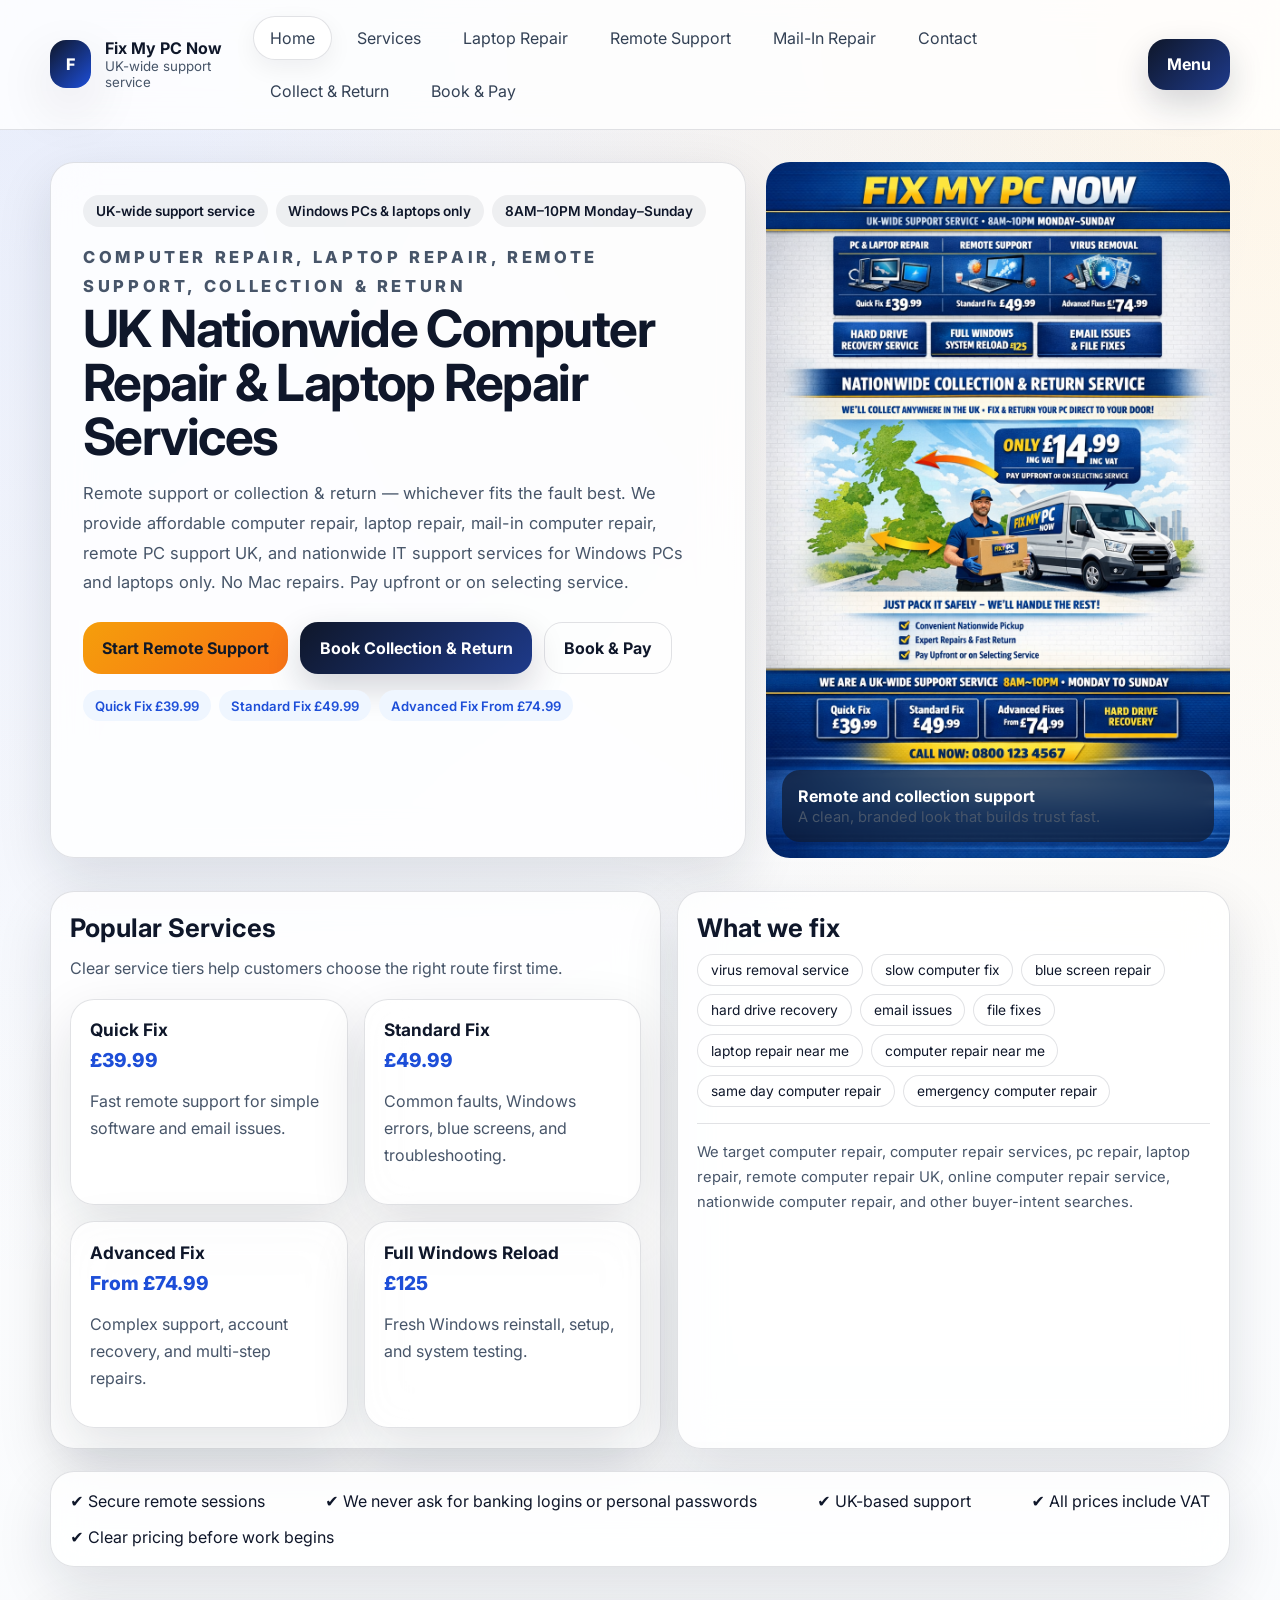
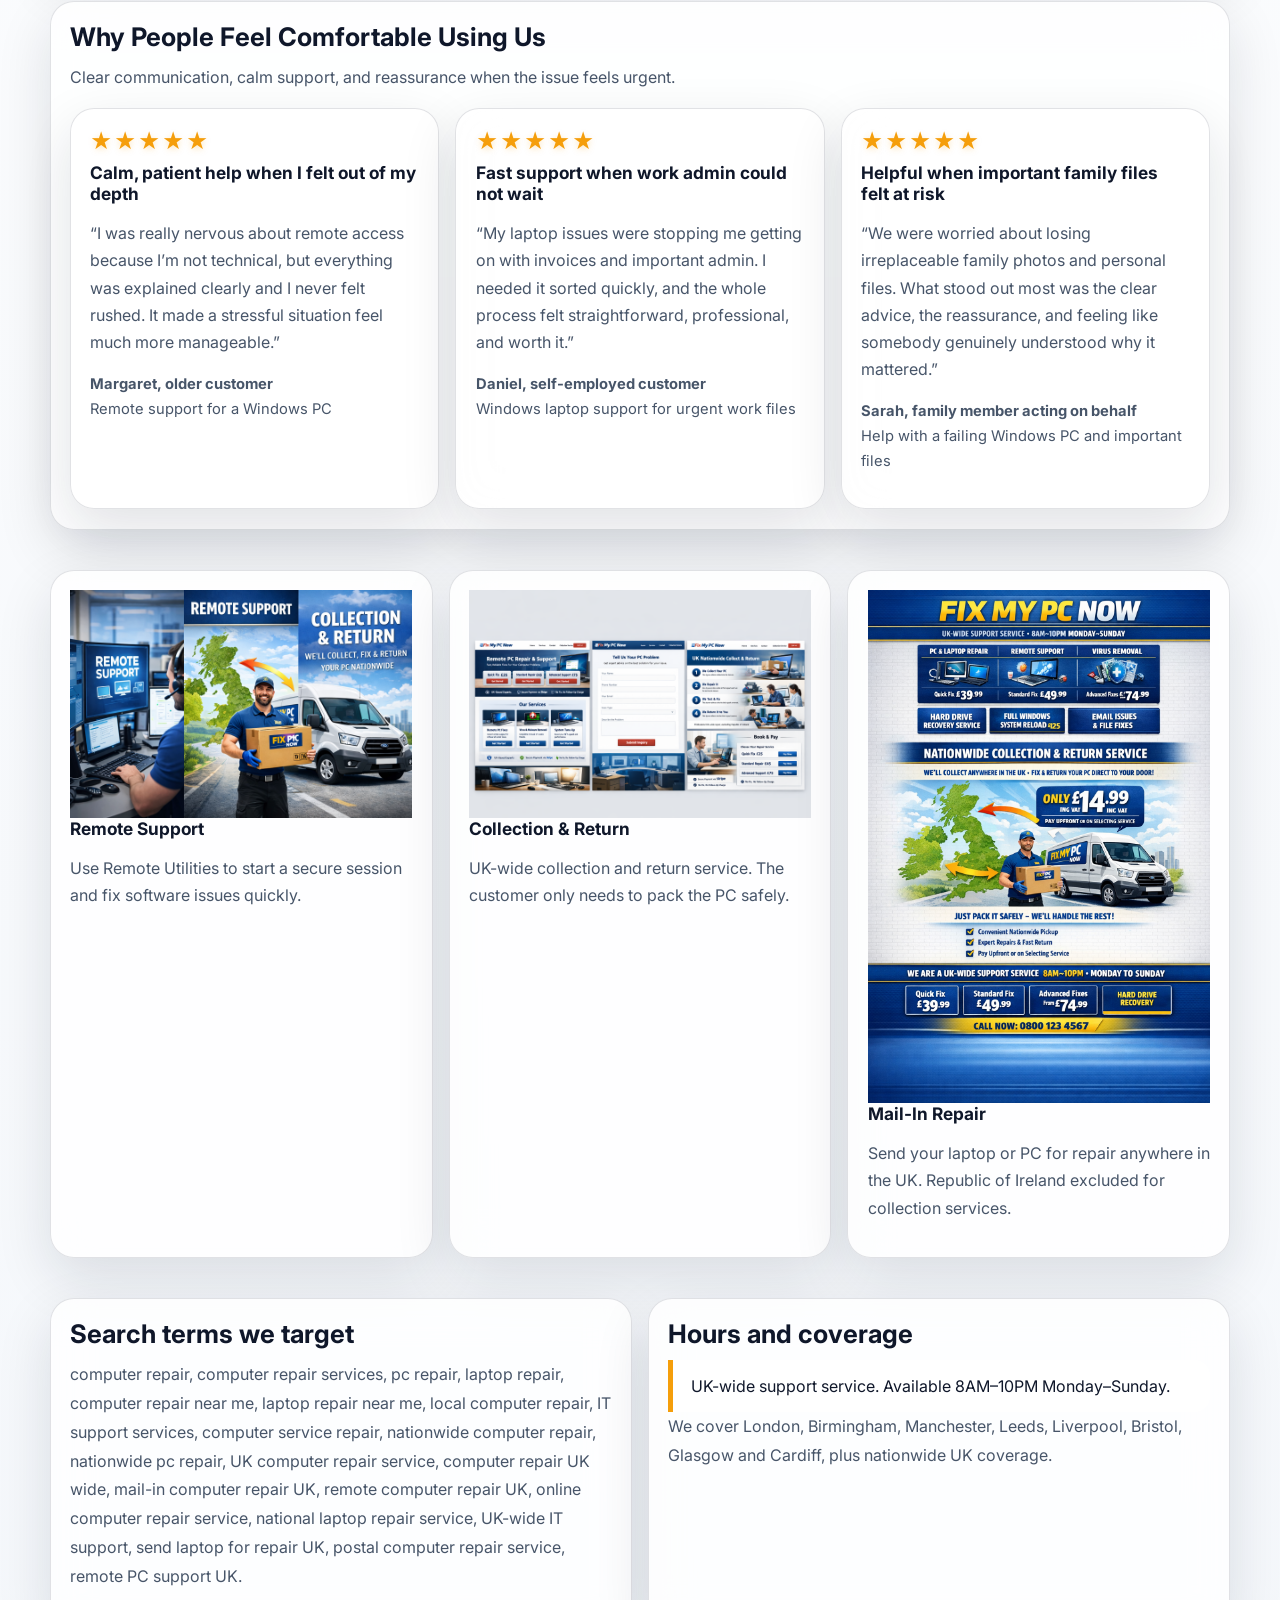
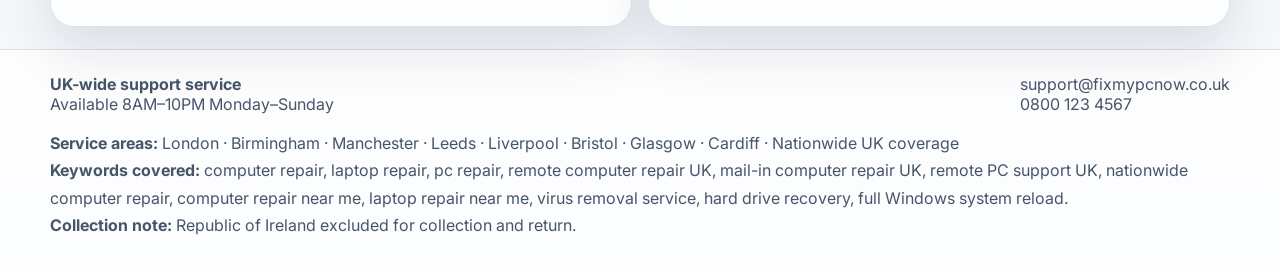
<file: index.html>
<!doctype html>
<html lang="en-GB">
<head>
  <meta charset="utf-8">
  <meta name="viewport" content="width=device-width, initial-scale=1">
  <title>UK nationwide computer repair, laptop repair, remote support, and collection & return. Windows PCs and laptops only. No Mac repairs. Available 8AM–10PM Monday–Sunday.</title>
  <meta name="description" content="UK nationwide computer repair, laptop repair, remote support, and collection & return services for Windows PCs and laptops only. No Mac repairs. Available 8AM–10PM Monday–Sunday.">
  <meta name="robots" content="index,follow">
  <meta name="theme-color" content="#0f172a">
  <link rel="canonical" href="https://fixmypcnow.co.uk/">
  <meta property="og:type" content="website">
  <meta property="og:title" content="UK nationwide computer repair, laptop repair, remote support, and collection & return. Windows PCs and laptops only. No Mac repairs. Available 8AM–10PM Monday–Sunday.">
  <meta property="og:description" content="UK nationwide computer repair, laptop repair, remote support, and collection & return services for Windows PCs and laptops only. No Mac repairs. Available 8AM–10PM Monday–Sunday.">
  <meta property="og:image" content="assets/hero.jpg">
  <link rel="preconnect" href="https://fonts.googleapis.com">
  <link rel="preconnect" href="https://fonts.gstatic.com" crossorigin>
  <link href="https://fonts.googleapis.com/css2?family=Inter:wght@400;500;600;700;800;900&display=swap" rel="stylesheet">
  <link rel="stylesheet" href="styles.css">

  <style>
    .stars {
      color: #f59e0b;
      font-size: 1.35rem;
      letter-spacing: 2px;
      margin-bottom: 0.5rem;
      display: inline-block;
      text-shadow: 0 2px 6px rgba(245, 158, 11, 0.25);
    }
  </style>
</head>

<body data-page="home">
  <div class="site-shell">
    <header id="site-header" class="site-header"></header>

    <main class="container">
      <section class="hero">
        <div class="hero-grid">
          <div class="hero-card">
            <div class="pill-row">
              <span class="pill">UK-wide support service</span>
              <span class="pill">Windows PCs & laptops only</span>
              <span class="pill">8AM–10PM Monday–Sunday</span>
            </div>

            <p class="kicker">Computer repair, laptop repair, remote support, collection & return</p>
            <h1>UK Nationwide Computer Repair & Laptop Repair Services</h1>
            <p>
              Remote support or collection & return — whichever fits the fault best.
              We provide affordable computer repair, laptop repair, mail-in computer repair,
              remote PC support UK, and nationwide IT support services for Windows PCs and
              laptops only. No Mac repairs. Pay upfront or on selecting service.
            </p>

            <div class="hero-actions">
              <a class="btn btn-accent" href="remote-support.html#start">Start Remote Support</a>
              <a class="btn btn-primary" href="collection.html#collection">Book Collection & Return</a>
              <a class="btn btn-outline" href="book.html">Book & Pay</a>
            </div>

            <div class="tag-list" style="margin-top:1rem;">
              <span class="tag">Quick Fix £39.99</span>
              <span class="tag">Standard Fix £49.99</span>
              <span class="tag">Advanced Fix From £74.99</span>
            </div>
          </div>

          <div class="hero-aside">
            <div class="image-panel">
              <img src="assets/hero.jpg" alt="Technician repairing laptop in a professional workshop">
              <div class="image-caption">
                <strong>Remote and collection support</strong><br>
                <span class="small">A clean, branded look that builds trust fast.</span>
              </div>
            </div>
          </div>
        </div>
      </section>

      <section class="section split" id="services">
        <div class="card">
          <h2>Popular Services</h2>
          <p class="lead">Clear service tiers help customers choose the right route first time.</p>

          <div class="grid-2">
            <div class="card">
              <h3>Quick Fix</h3>
              <div class="service-price">£39.99</div>
              <p>Fast remote support for simple software and email issues.</p>
            </div>

            <div class="card">
              <h3>Standard Fix</h3>
              <div class="service-price">£49.99</div>
              <p>Common faults, Windows errors, blue screens, and troubleshooting.</p>
            </div>

            <div class="card">
              <h3>Advanced Fix</h3>
              <div class="service-price">From £74.99</div>
              <p>Complex support, account recovery, and multi-step repairs.</p>
            </div>

            <div class="card">
              <h3>Full Windows Reload</h3>
              <div class="service-price">£125</div>
              <p>Fresh Windows reinstall, setup, and system testing.</p>
            </div>
          </div>
        </div>

        <div class="card">
          <h2>What we fix</h2>
          <div class="keyword-cloud">
            <span>virus removal service</span>
            <span>slow computer fix</span>
            <span>blue screen repair</span>
            <span>hard drive recovery</span>
            <span>email issues</span>
            <span>file fixes</span>
            <span>laptop repair near me</span>
            <span>computer repair near me</span>
            <span>same day computer repair</span>
            <span>emergency computer repair</span>
          </div>

          <hr class="soft">

          <p class="small">
            We target computer repair, computer repair services, pc repair, laptop repair,
            remote computer repair UK, online computer repair service, nationwide computer repair,
            and other buyer-intent searches.
          </p>
        </div>
      </section>
<div class="card" style="margin-bottom:1rem;">
  <div style="display:flex; flex-wrap:wrap; gap:1rem; justify-content:space-between; align-items:center; text-align:center;">
    <div>✔ Secure remote sessions</div>
    <div>✔ We never ask for banking logins or personal passwords</div>
    <div>✔ UK-based support</div>
    <div>✔ All prices include VAT</div>
    <div>✔ Clear pricing before work begins</div>
  </div>
</div>

      <section class="section">
        <div class="card">
          <h2>Why People Feel Comfortable Using Us</h2>
          <p class="lead">Clear communication, calm support, and reassurance when the issue feels urgent.</p>

          <div class="grid-3">
            <div class="card">
              <div class="stars">★★★★★</div>
              <h3>Calm, patient help when I felt out of my depth</h3>
              <p>
                “I was really nervous about remote access because I’m not technical, but everything was explained clearly and I never felt rushed. It made a stressful situation feel much more manageable.”
              </p>
              <p class="small"><strong>Margaret, older customer</strong><br>Remote support for a Windows PC</p>
            </div>

            <div class="card">
              <div class="stars">★★★★★</div>
              <h3>Fast support when work admin could not wait</h3>
              <p>
                “My laptop issues were stopping me getting on with invoices and important admin. I needed it sorted quickly, and the whole process felt straightforward, professional, and worth it.”
              </p>
              <p class="small"><strong>Daniel, self-employed customer</strong><br>Windows laptop support for urgent work files</p>
            </div>

            <div class="card">
              <div class="stars">★★★★★</div>
              <h3>Helpful when important family files felt at risk</h3>
              <p>
                “We were worried about losing irreplaceable family photos and personal files. What stood out most was the clear advice, the reassurance, and feeling like somebody genuinely understood why it mattered.”
              </p>
              <p class="small"><strong>Sarah, family member acting on behalf</strong><br>Help with a failing Windows PC and important files</p>
            </div>
          </div>
        </div>
      </section>

      <section class="section grid-3">
        <a class="card" href="remote-support.html">
          <img src="assets/remote-support.jpg" alt="Remote support agent helping a customer">
          <h3>Remote Support</h3>
          <p>Use Remote Utilities to start a secure session and fix software issues quickly.</p>
        </a>

        <a class="card" href="collection.html">
          <img src="assets/collection.jpg" alt="Technician holding a Fix My PC Now box for collection service">
          <h3>Collection & Return</h3>
          <p>UK-wide collection and return service. The customer only needs to pack the PC safely.</p>
        </a>

        <a class="card" href="mail-in-repair.html">
          <img src="assets/hero.jpg" alt="Laptop repair service inside workshop">
          <h3>Mail-In Repair</h3>
          <p>Send your laptop or PC for repair anywhere in the UK. Republic of Ireland excluded for collection services.</p>
        </a>
      </section>

      <section class="section grid-2">
        <div class="card">
          <h2>Search terms we target</h2>
          <p class="lead">
            computer repair, computer repair services, pc repair, laptop repair,
            computer repair near me, laptop repair near me, local computer repair,
            IT support services, computer service repair, nationwide computer repair,
            nationwide pc repair, UK computer repair service, computer repair UK wide,
            mail-in computer repair UK, remote computer repair UK, online computer repair service,
            national laptop repair service, UK-wide IT support, send laptop for repair UK,
            postal computer repair service, remote PC support UK.
          </p>
        </div>

        <div class="card">
          <h2>Hours and coverage</h2>
          <div class="notice">UK-wide support service. Available 8AM–10PM Monday–Sunday.</div>
          <p class="lead">
            We cover London, Birmingham, Manchester, Leeds, Liverpool, Bristol, Glasgow and Cardiff,
            plus nationwide UK coverage.
          </p>
        </div>
      </section>
    </main>

    <footer id="site-footer" class="footer"></footer>
  </div>

  <script src="script.js" defer></script>
</body>
</html>
</file>
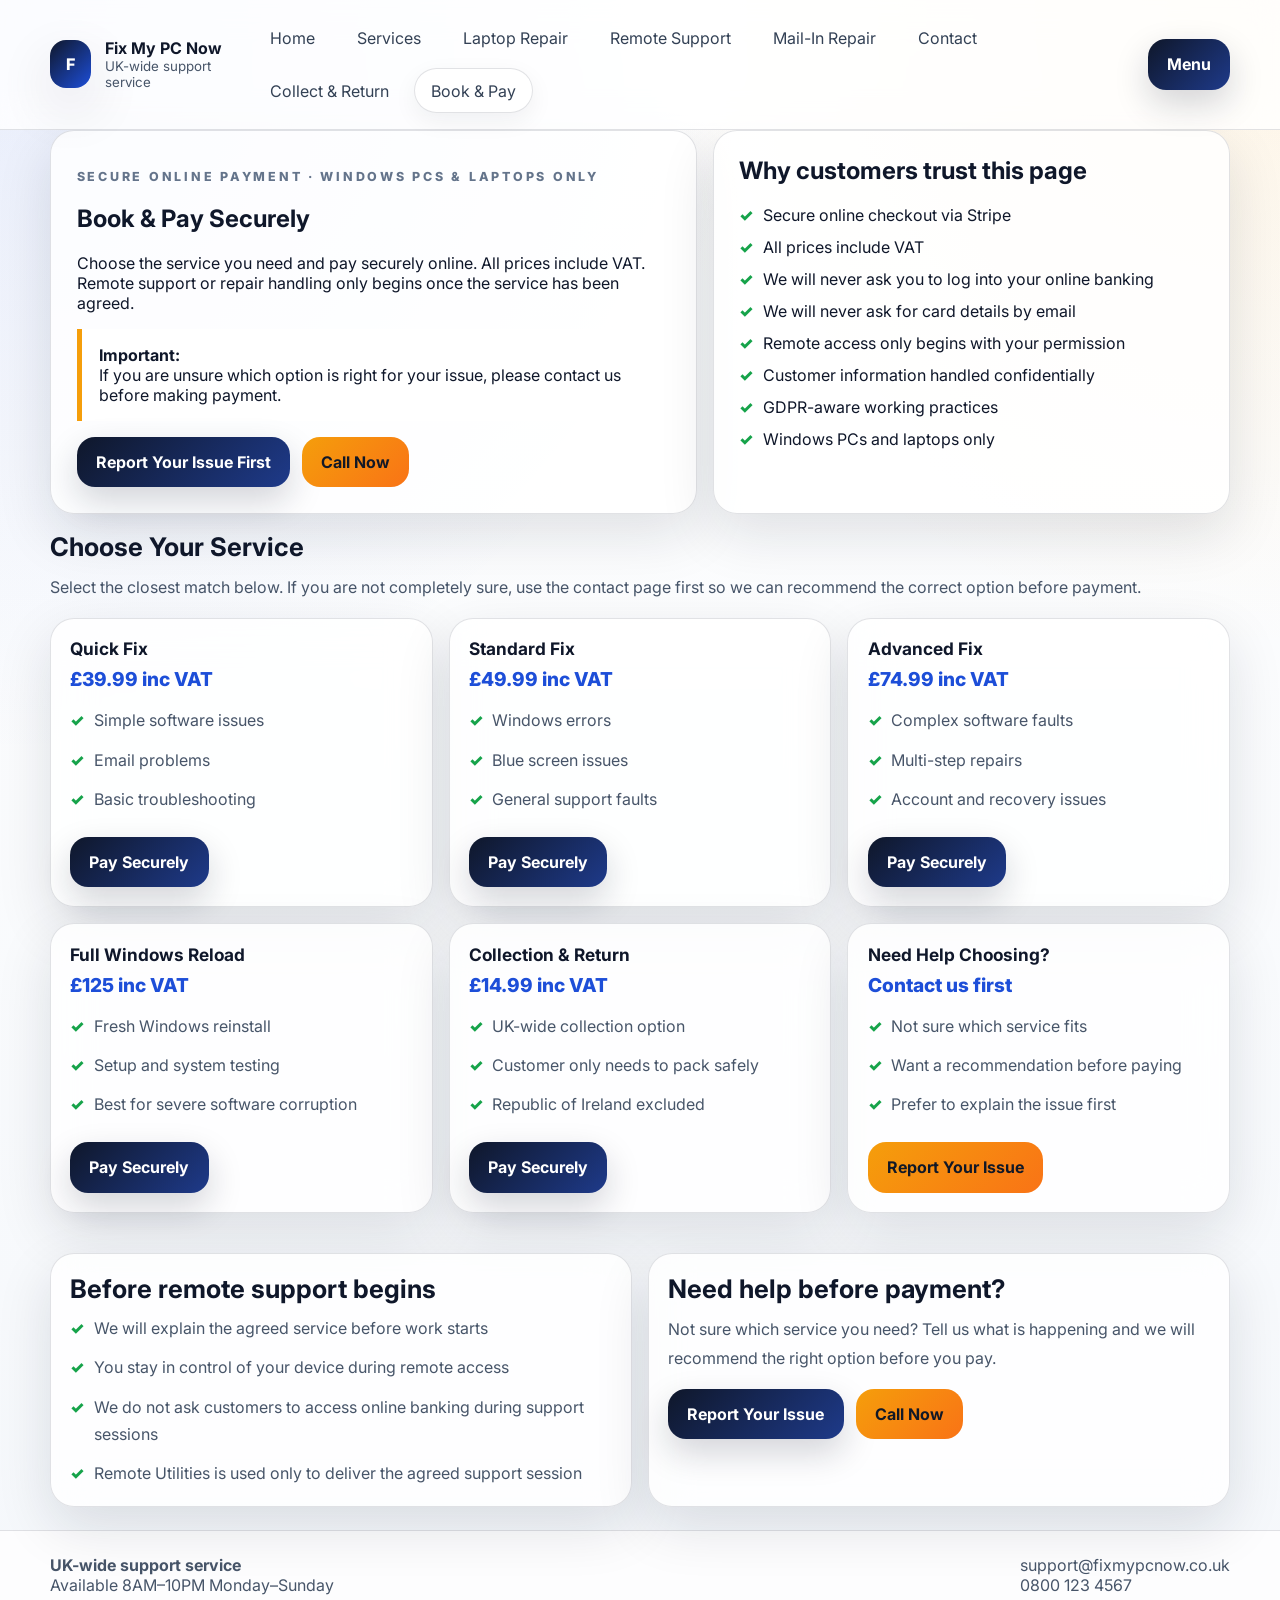
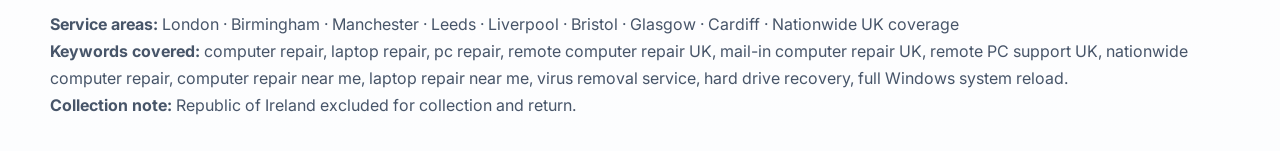
<file: book.html>
<!doctype html>
<html lang="en-GB">
<head>
  <meta charset="utf-8">
  <meta name="viewport" content="width=device-width, initial-scale=1">
  <title>Book & Pay Securely | Fix My PC Now</title>
  <meta name="description" content="Secure online payment for remote support, laptop repair, Windows reloads, and collection & return services for Windows PCs and laptops. All prices include VAT.">
  <meta name="robots" content="index,follow">
  <meta name="theme-color" content="#0f172a">
  <link rel="canonical" href="https://fixmypcnow.co.uk/book.html">
  <meta property="og:type" content="website">
  <meta property="og:title" content="Book & Pay Securely | Fix My PC Now">
  <meta property="og:description" content="Secure online payment for remote support and repair services. All prices include VAT.">
  <meta property="og:image" content="assets/hero.jpg">
  <link rel="preconnect" href="https://fonts.googleapis.com">
  <link rel="preconnect" href="https://fonts.gstatic.com" crossorigin>
  <link href="https://fonts.googleapis.com/css2?family=Inter:wght@400;500;600;700;800;900&display=swap" rel="stylesheet">
  <link rel="stylesheet" href="styles.css">
</head>

<body data-page="book">
  <div class="site-shell">
    <header id="site-header" class="site-header"></header>

    <main class="container">
      <section class="page-hero">
        <div class="hero-copy">
          <p class="kicker">secure online payment · windows pcs & laptops only</p>
          <h1>Book & Pay Securely</h1>
          <p class="lead">
            Choose the service you need and pay securely online. All prices include VAT.
            Remote support or repair handling only begins once the service has been agreed.
          </p>

          <div class="notice" style="margin-top:1rem;">
            <strong>Important:</strong><br>
            If you are unsure which option is right for your issue, please contact us before making payment.
          </div>

          <div class="inline-actions" style="margin-top:1rem;">
            <a class="btn btn-primary" href="contact.html">Report Your Issue First</a>
            <a class="btn btn-accent" href="tel:08001234567">Call Now</a>
          </div>
        </div>

        <div class="hero-copy">
          <h2 style="margin-top:0;">Why customers trust this page</h2>
          <ul class="feature-list">
            <li><span class="tick">✓</span><span>Secure online checkout via Stripe</span></li>
            <li><span class="tick">✓</span><span>All prices include VAT</span></li>
            <li><span class="tick">✓</span><span>We will never ask you to log into your online banking</span></li>
            <li><span class="tick">✓</span><span>We will never ask for card details by email</span></li>
            <li><span class="tick">✓</span><span>Remote access only begins with your permission</span></li>
            <li><span class="tick">✓</span><span>Customer information handled confidentially</span></li>
            <li><span class="tick">✓</span><span>GDPR-aware working practices</span></li>
            <li><span class="tick">✓</span><span>Windows PCs and laptops only</span></li>
          </ul>
        </div>
      </section>

      <section class="section">
        <h2>Choose Your Service</h2>
        <p class="lead">
          Select the closest match below. If you are not completely sure, use the contact page first so we can recommend the correct option before payment.
        </p>

        <div class="grid-3">
          <div class="card">
            <h3>Quick Fix</h3>
            <div class="service-price">£39.99 inc VAT</div>
            <ul class="feature-list" style="margin-top:1rem;">
              <li><span class="tick">✓</span><span>Simple software issues</span></li>
              <li><span class="tick">✓</span><span>Email problems</span></li>
              <li><span class="tick">✓</span><span>Basic troubleshooting</span></li>
            </ul>
            <div class="hero-actions">
              <a class="btn btn-primary" href="https://buy.stripe.com/28EfZggVKeLOcwpeYDdjO01" target="_blank" rel="noreferrer">Pay Securely</a>
            </div>
          </div>

          <div class="card">
            <h3>Standard Fix</h3>
            <div class="service-price">£49.99 inc VAT</div>
            <ul class="feature-list" style="margin-top:1rem;">
              <li><span class="tick">✓</span><span>Windows errors</span></li>
              <li><span class="tick">✓</span><span>Blue screen issues</span></li>
              <li><span class="tick">✓</span><span>General support faults</span></li>
            </ul>
            <div class="hero-actions">
              <a class="btn btn-primary" href="https://buy.stripe.com/14A9ASfRGdHK8g9aIndjO02" target="_blank" rel="noreferrer">Pay Securely</a>
            </div>
          </div>

          <div class="card">
            <h3>Advanced Fix</h3>
            <div class="service-price">£74.99 inc VAT</div>
            <ul class="feature-list" style="margin-top:1rem;">
              <li><span class="tick">✓</span><span>Complex software faults</span></li>
              <li><span class="tick">✓</span><span>Multi-step repairs</span></li>
              <li><span class="tick">✓</span><span>Account and recovery issues</span></li>
            </ul>
            <div class="hero-actions">
              <a class="btn btn-primary" href="https://buy.stripe.com/9B68wO9ti7jm1RL5o3djO03" target="_blank" rel="noreferrer">Pay Securely</a>
            </div>
          </div>

          <div class="card">
            <h3>Full Windows Reload</h3>
            <div class="service-price">£125 inc VAT</div>
            <ul class="feature-list" style="margin-top:1rem;">
              <li><span class="tick">✓</span><span>Fresh Windows reinstall</span></li>
              <li><span class="tick">✓</span><span>Setup and system testing</span></li>
              <li><span class="tick">✓</span><span>Best for severe software corruption</span></li>
            </ul>
            <div class="hero-actions">
              <a class="btn btn-primary" href="https://buy.stripe.com/28E6oGeNC9ru3ZT17NdjO04" target="_blank" rel="noreferrer">Pay Securely</a>
            </div>
          </div>

          <div class="card">
            <h3>Collection & Return</h3>
            <div class="service-price">£14.99 inc VAT</div>
            <ul class="feature-list" style="margin-top:1rem;">
              <li><span class="tick">✓</span><span>UK-wide collection option</span></li>
              <li><span class="tick">✓</span><span>Customer only needs to pack safely</span></li>
              <li><span class="tick">✓</span><span>Republic of Ireland excluded</span></li>
            </ul>
            <div class="hero-actions">
              <a class="btn btn-primary" href="https://buy.stripe.com/28EcN4cFufPS1RL2bRdjO05" target="_blank" rel="noreferrer">Pay Securely</a>
            </div>
          </div>

          <div class="card">
            <h3>Need Help Choosing?</h3>
            <div class="service-price">Contact us first</div>
            <ul class="feature-list" style="margin-top:1rem;">
              <li><span class="tick">✓</span><span>Not sure which service fits</span></li>
              <li><span class="tick">✓</span><span>Want a recommendation before paying</span></li>
              <li><span class="tick">✓</span><span>Prefer to explain the issue first</span></li>
            </ul>
            <div class="hero-actions">
              <a class="btn btn-accent" href="contact.html">Report Your Issue</a>
            </div>
          </div>
        </div>
      </section>

      <section class="section grid-2">
        <div class="card">
          <h2>Before remote support begins</h2>
          <ul class="feature-list">
            <li><span class="tick">✓</span><span>We will explain the agreed service before work starts</span></li>
            <li><span class="tick">✓</span><span>You stay in control of your device during remote access</span></li>
            <li><span class="tick">✓</span><span>We do not ask customers to access online banking during support sessions</span></li>
            <li><span class="tick">✓</span><span>Remote Utilities is used only to deliver the agreed support session</span></li>
          </ul>
        </div>

        <div class="card">
          <h2>Need help before payment?</h2>
          <p class="lead">
            Not sure which service you need? Tell us what is happening and we will recommend the right option before you pay.
          </p>
          <div class="inline-actions">
            <a class="btn btn-primary" href="contact.html">Report Your Issue</a>
            <a class="btn btn-accent" href="tel:08001234567">Call Now</a>
          </div>
        </div>
      </section>
    </main>

    <footer id="site-footer" class="footer"></footer>
  </div>

  <script src="script.js" defer></script>
</body>
</html>
</file>
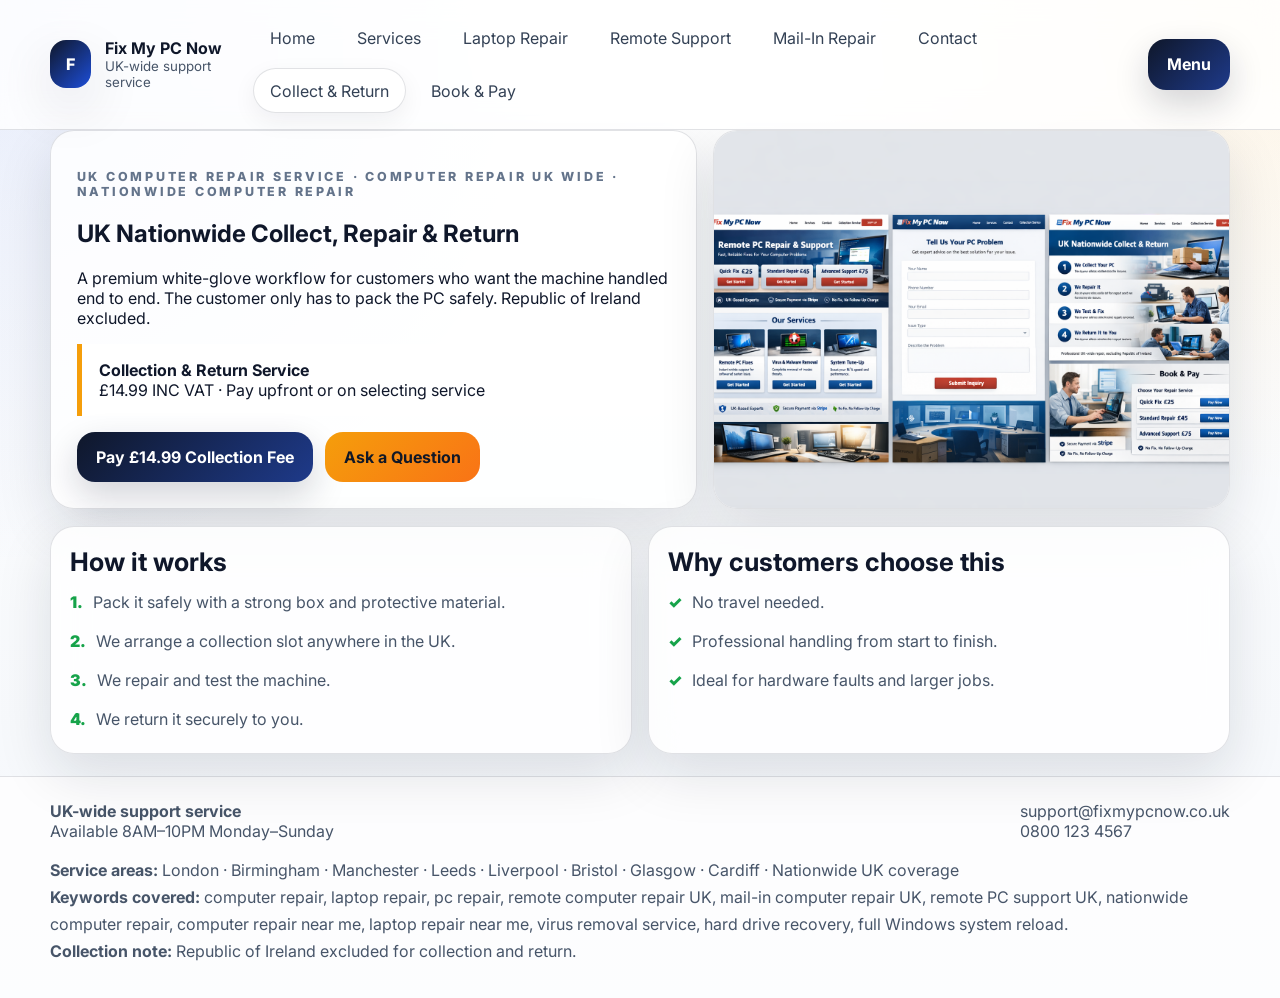
<file: collection.html>
<!doctype html>
<html lang="en-GB">
<head>
  <meta charset="utf-8">
  <meta name="viewport" content="width=device-width, initial-scale=1">
  <title>UK Nationwide Collection & Return Service | Fix My PC Now</title>
  <meta name="description" content="UK nationwide collect, repair, and return service for Windows PCs and laptops only. Republic of Ireland excluded.">
  <meta name="robots" content="index,follow">
  <meta name="theme-color" content="#0f172a">
  <link rel="canonical" href="https://fixmypcnow.co.uk/collection.html">
  <meta property="og:type" content="website">
  <meta property="og:title" content="UK Nationwide Collection & Return Service | Fix My PC Now">
  <meta property="og:description" content="UK nationwide collect, repair, and return service for Windows PCs and laptops only. Republic of Ireland excluded.">
  <meta property="og:image" content="assets/hero.jpg">
  <link rel="preconnect" href="https://fonts.googleapis.com">
  <link rel="preconnect" href="https://fonts.gstatic.com" crossorigin>
  <link href="https://fonts.googleapis.com/css2?family=Inter:wght@400;500;600;700;800;900&display=swap" rel="stylesheet">
  <link rel="stylesheet" href="styles.css">
</head>

<body data-page="collection">
  <div class="site-shell">
    <header id="site-header" class="site-header"></header>

    <main class="container">
      <section id="collection" class="page-hero">
        <div class="hero-copy">
          <p class="kicker">UK computer repair service · computer repair UK wide · nationwide computer repair</p>
          <h1>UK Nationwide Collect, Repair & Return</h1>
          <p class="lead">
            A premium white-glove workflow for customers who want the machine handled end to end.
            The customer only has to pack the PC safely. Republic of Ireland excluded.
          </p>

          <div class="notice">
            <strong>Collection & Return Service</strong><br>
            £14.99 INC VAT · Pay upfront or on selecting service
          </div>

          <div class="inline-actions" style="margin-top:1rem;">
            <a class="btn btn-primary" href="https://buy.stripe.com/28EcN4cFufPS1RL2bRdjO05" target="_blank" rel="noreferrer">Pay £14.99 Collection Fee</a>
            <a class="btn btn-accent" href="contact.html">Ask a Question</a>
          </div>
        </div>

        <div class="hero-visual">
          <img src="assets/collection.jpg" alt="Technician holding a Fix My PC Now branded box">
        </div>
      </section>

      <section class="section grid-2">
        <div class="card">
          <h2>How it works</h2>
          <ol class="feature-list">
            <li><span class="tick">1.</span><span>Pack it safely with a strong box and protective material.</span></li>
            <li><span class="tick">2.</span><span>We arrange a collection slot anywhere in the UK.</span></li>
            <li><span class="tick">3.</span><span>We repair and test the machine.</span></li>
            <li><span class="tick">4.</span><span>We return it securely to you.</span></li>
          </ol>
        </div>

        <div class="card">
          <h2>Why customers choose this</h2>
          <ul class="feature-list">
            <li><span class="tick">✓</span><span>No travel needed.</span></li>
            <li><span class="tick">✓</span><span>Professional handling from start to finish.</span></li>
            <li><span class="tick">✓</span><span>Ideal for hardware faults and larger jobs.</span></li>
          </ul>
        </div>
      </section>
    </main>

    <footer id="site-footer" class="footer"></footer>
  </div>

  <script src="script.js" defer></script>
</body>
</html>
</file>
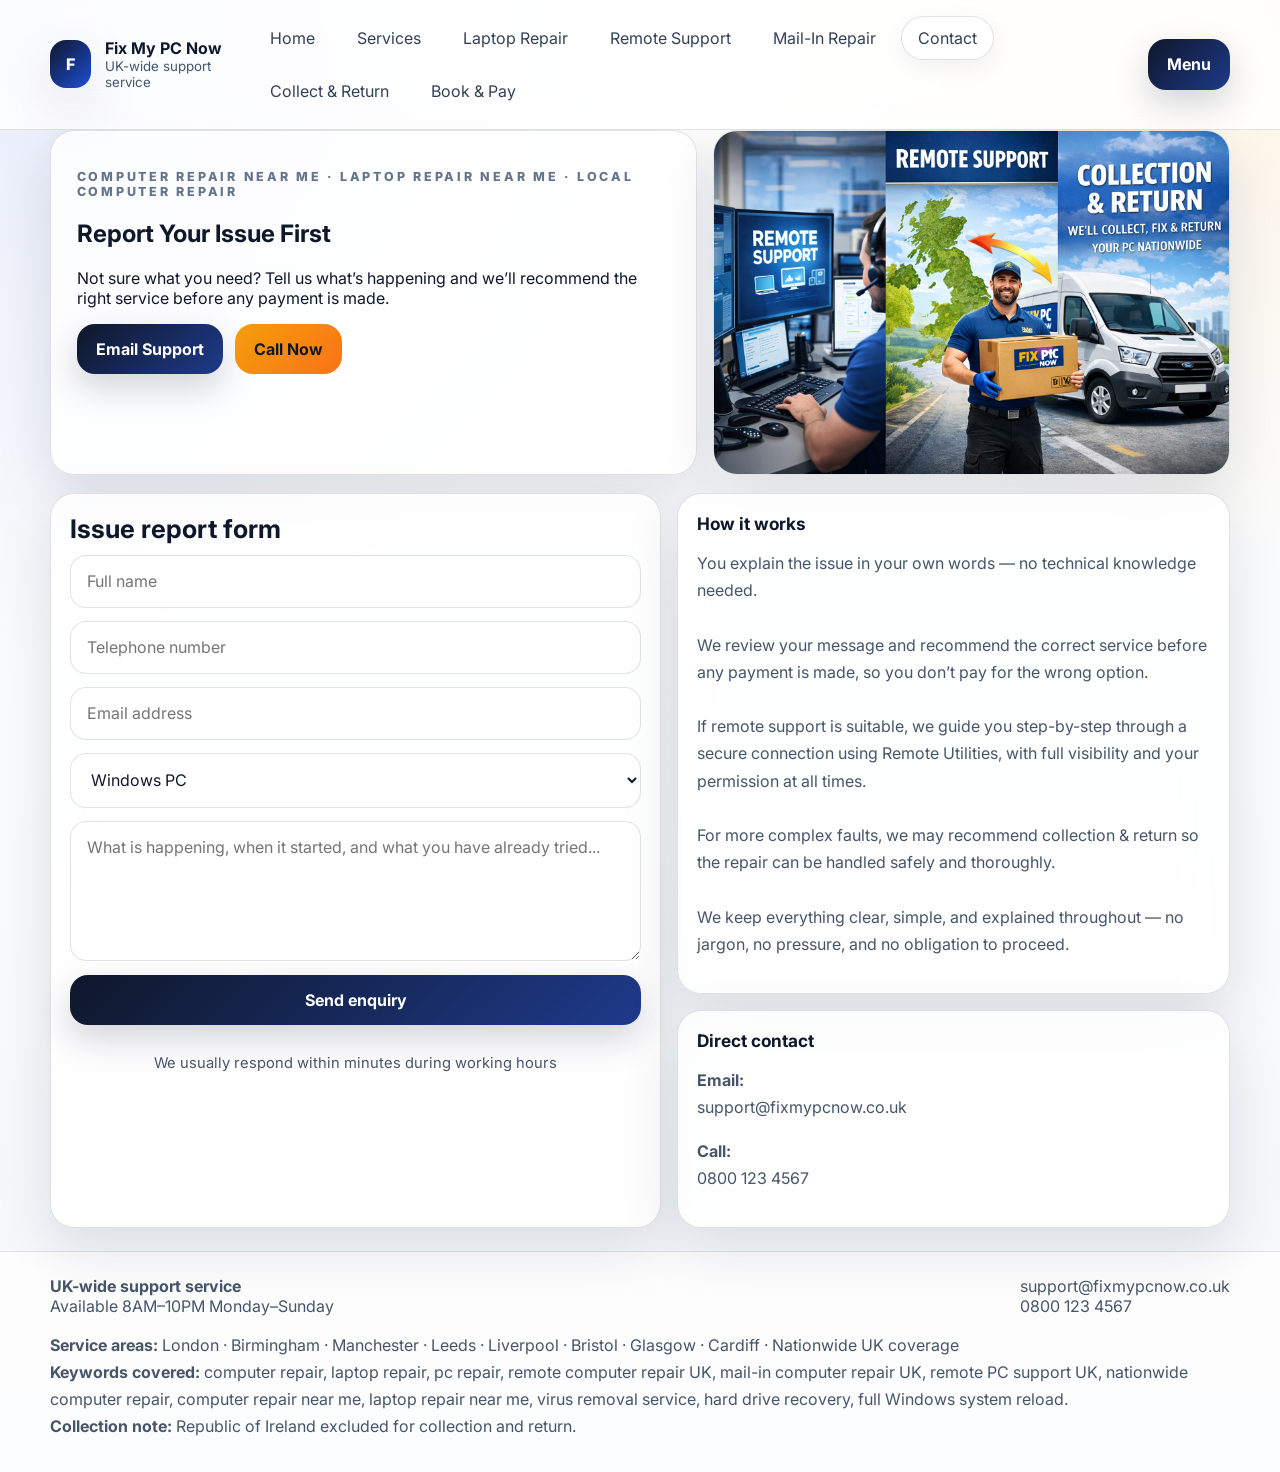
<file: contact.html>
<!doctype html>
<html lang="en-GB">
<head>
  <meta charset="utf-8">
  <meta name="viewport" content="width=device-width, initial-scale=1">
  <title>Report your computer issue first so we can recommend the right service before payment.</title>
  <meta name="description" content="Contact Fix My PC Now to report a Windows PC or laptop fault before booking remote support or collection and return.">
  <meta name="robots" content="index,follow">
  <meta name="theme-color" content="#0f172a">
  <link rel="canonical" href="https://fixmypcnow.co.uk/contact.html">
  <meta property="og:type" content="website">
  <meta property="og:title" content="Report your computer issue first so we can recommend the right service before payment.">
  <meta property="og:description" content="Contact Fix My PC Now to report a Windows PC or laptop fault before booking remote support or collection and return.">
  <meta property="og:image" content="assets/hero.jpg">
  <link rel="preconnect" href="https://fonts.googleapis.com">
  <link rel="preconnect" href="https://fonts.gstatic.com" crossorigin>
  <link href="https://fonts.googleapis.com/css2?family=Inter:wght@400;500;600;700;800;900&display=swap" rel="stylesheet">
  <link rel="stylesheet" href="styles.css">
</head>

<body data-page="contact">
  <div class="site-shell">
    <header id="site-header" class="site-header"></header>

    <main class="container">
      <section class="page-hero">
        <div class="hero-copy">
          <p class="kicker">computer repair near me · laptop repair near me · local computer repair</p>
          <h1>Report Your Issue First</h1>
          <p class="lead">
            Not sure what you need? Tell us what’s happening and we’ll recommend the right service before any payment is made.
          </p>

          <div class="inline-actions">
            <a class="btn btn-primary" href="mailto:support@fixmypcnow.co.uk">Email Support</a>
            <a class="btn btn-accent" href="tel:08001234567">Call Now</a>
          </div>
        </div>

        <div class="hero-visual">
          <img src="assets/remote-support.jpg" alt="Support agent helping a customer remotely">
        </div>
      </section>

      <section class="section split">
        <div class="card">
          <h2>Issue report form</h2>

          <div id="form-success-message" class="form-note" style="display:none;">
            ✅ Thank you — your enquiry has been sent successfully.  
            We’ll review the details and get back to you as soon as possible.
          </div>

          <form action="https://formspree.io/f/xdapgdvq" method="POST">
            <input type="hidden" name="_subject" value="New Fix My PC Now enquiry">
            <input type="hidden" name="_captcha" value="false">
            <input type="hidden" name="_next" value="https://fixmypcnow.co.uk/contact.html?sent=1">

            <input name="full_name" placeholder="Full name" required>
            <input name="telephone" placeholder="Telephone number" required>
            <input name="email" type="email" placeholder="Email address" required>

            <select name="device_type">
              <option>Windows PC</option>
              <option>Windows Laptop</option>
              <option>Printer / Peripheral</option>
              <option>Other</option>
            </select>

            <textarea name="issue_description" placeholder="What is happening, when it started, and what you have already tried..." required></textarea>

            <button class="btn btn-primary" type="submit">Send enquiry</button>

            <!-- 🔥 Conversion booster -->
            <p class="small" style="text-align:center; margin-top:0.75rem;">
              We usually respond within minutes during working hours
            </p>
          </form>
        </div>

        <div class="cards">
          <div class="card">
            <h3>How it works</h3>
            <p>
              You explain the issue in your own words — no technical knowledge needed.<br><br>

              We review your message and recommend the correct service before any payment is made, so you don’t pay for the wrong option.<br><br>

              If remote support is suitable, we guide you step-by-step through a secure connection using Remote Utilities, with full visibility and your permission at all times.<br><br>

              For more complex faults, we may recommend collection & return so the repair can be handled safely and thoroughly.<br><br>

              We keep everything clear, simple, and explained throughout — no jargon, no pressure, and no obligation to proceed.
            </p>
          </div>

          <div class="card">
            <h3>Direct contact</h3>
            <p><strong>Email:</strong><br>
              <a href="mailto:support@fixmypcnow.co.uk">support@fixmypcnow.co.uk</a>
            </p>
            <p><strong>Call:</strong><br>
              <a href="tel:08001234567">0800 123 4567</a>
            </p>
          </div>
        </div>
      </section>
    </main>

    <footer id="site-footer" class="footer"></footer>
  </div>

  <script src="script.js" defer></script>
  <script>
    if (window.location.search.includes('sent=1')) {
      const successBox = document.getElementById('form-success-message');
      if (successBox) {
        successBox.style.display = 'block';
      }
    }
  </script>
</body>
</html>
</file>
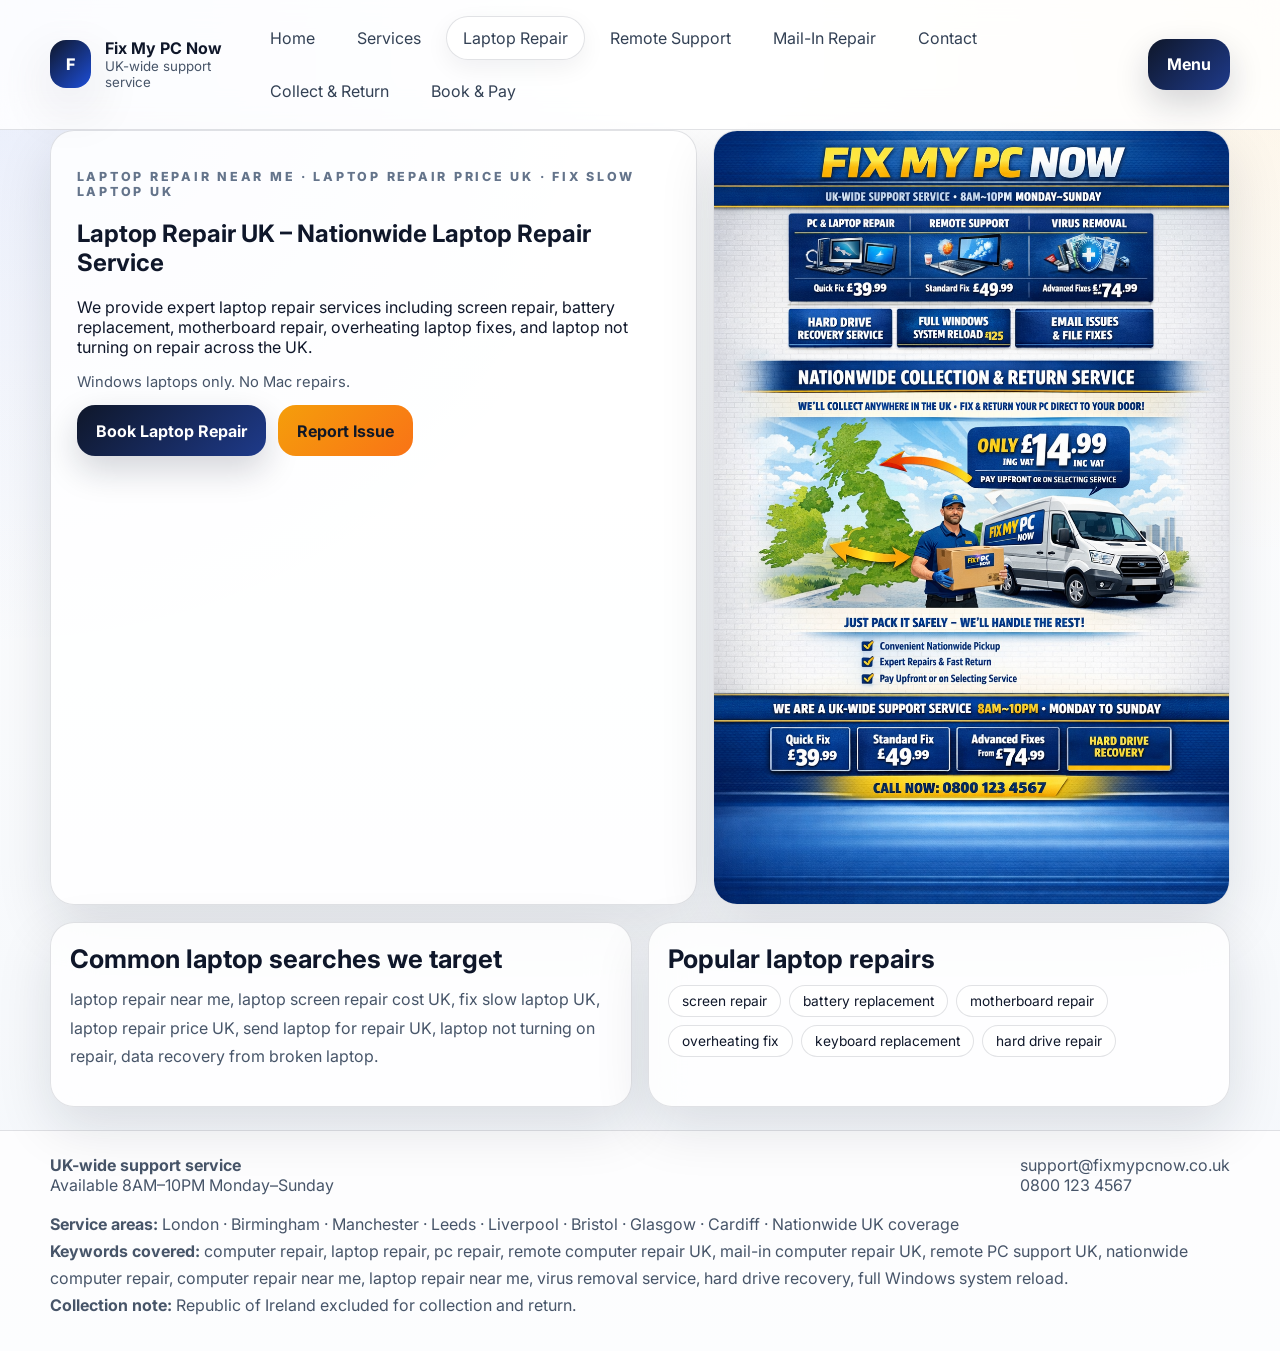
<file: laptop-repair.html>
<!doctype html>
<html lang="en-GB">
<head>
  <meta charset="utf-8">
  <meta name="viewport" content="width=device-width, initial-scale=1">
  <title>Professional laptop repair services across the UK with remote support and mail-in repair options.</title>
  <meta name="description" content="Laptop repair UK for Windows laptops only. Nationwide laptop repair service with remote support and mail-in repair options.">
  <meta name="robots" content="index,follow">
  <meta name="theme-color" content="#0f172a">
  <link rel="canonical" href="https://fixmypcnow.co.uk/">
  <meta property="og:type" content="website">
  <meta property="og:title" content="Professional laptop repair services across the UK with remote support and mail-in repair options.">
  <meta property="og:description" content="Laptop repair UK for Windows laptops only. Nationwide laptop repair service with remote support and mail-in repair options.">
  <meta property="og:image" content="assets/hero.jpg">
  <link rel="preconnect" href="https://fonts.googleapis.com">
  <link rel="preconnect" href="https://fonts.gstatic.com" crossorigin>
  <link href="https://fonts.googleapis.com/css2?family=Inter:wght@400;500;600;700;800;900&display=swap" rel="stylesheet">
  <link rel="stylesheet" href="styles.css">
</head>

<body data-page="laptop-repair">
  <div class="site-shell">
    <header id="site-header" class="site-header"></header>

    <main class="container">
      <section class="page-hero">
        <div class="hero-copy">
          <p class="kicker">Laptop repair near me · laptop repair price UK · fix slow laptop UK</p>
          <h1>Laptop Repair UK – Nationwide Laptop Repair Service</h1>
          <p class="lead">
            We provide expert laptop repair services including screen repair, battery replacement,
            motherboard repair, overheating laptop fixes, and laptop not turning on repair across the UK.
          </p>
          <p class="small">Windows laptops only. No Mac repairs.</p>

          <div class="inline-actions">
            <a class="btn btn-primary" href="book.html">Book Laptop Repair</a>
            <a class="btn btn-accent" href="contact.html">Report Issue</a>
          </div>
        </div>

        <div class="hero-visual">
          <img src="assets/hero.jpg" alt="Windows laptop repair in a workshop">
        </div>
      </section>

      <section class="section grid-2">
        <div class="card">
          <h2>Common laptop searches we target</h2>
          <p class="lead">
            laptop repair near me, laptop screen repair cost UK, fix slow laptop UK,
            laptop repair price UK, send laptop for repair UK, laptop not turning on repair,
            data recovery from broken laptop.
          </p>
        </div>

        <div class="card">
          <h2>Popular laptop repairs</h2>
          <div class="keyword-cloud">
            <span>screen repair</span>
            <span>battery replacement</span>
            <span>motherboard repair</span>
            <span>overheating fix</span>
            <span>keyboard replacement</span>
            <span>hard drive repair</span>
          </div>
        </div>
      </section>
    </main>

    <footer id="site-footer" class="footer"></footer>
  </div>

  <script src="script.js" defer></script>
</body>
</html>
</file>
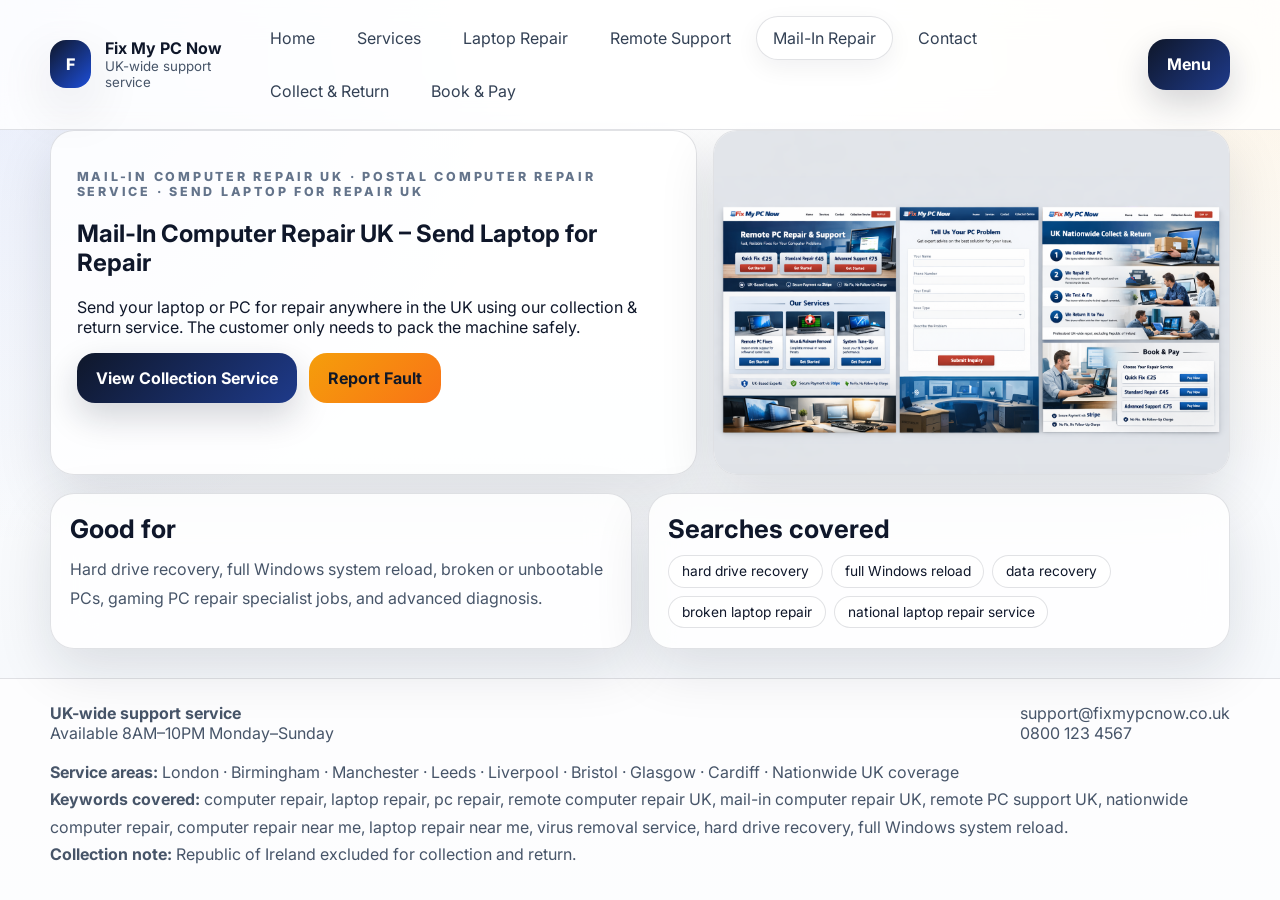
<file: mail-in-repair.html>
<!doctype html>
<html lang="en-GB">
<head>
  <meta charset="utf-8">
  <meta name="viewport" content="width=device-width, initial-scale=1">
  <title>Nationwide postal computer repair service across the UK. Republic of Ireland excluded.</title>
  <meta name="description" content="Mail-in computer repair UK and postal laptop repair service for Windows PCs and laptops only.">
  <meta name="robots" content="index,follow">
  <meta name="theme-color" content="#0f172a">
  <link rel="canonical" href="https://fixmypcnow.co.uk/">
  <meta property="og:type" content="website">
  <meta property="og:title" content="Nationwide postal computer repair service across the UK. Republic of Ireland excluded.">
  <meta property="og:description" content="Mail-in computer repair UK and postal laptop repair service for Windows PCs and laptops only.">
  <meta property="og:image" content="assets/hero.jpg">
  <link rel="preconnect" href="https://fonts.googleapis.com">
  <link rel="preconnect" href="https://fonts.gstatic.com" crossorigin>
  <link href="https://fonts.googleapis.com/css2?family=Inter:wght@400;500;600;700;800;900&display=swap" rel="stylesheet">
  <link rel="stylesheet" href="styles.css">
</head>

<body data-page="mail-in-repair">
  <div class="site-shell">
    <header id="site-header" class="site-header"></header>

    <main class="container">
      <section class="page-hero">
        <div class="hero-copy">
          <p class="kicker">mail-in computer repair UK · postal computer repair service · send laptop for repair UK</p>
          <h1>Mail-In Computer Repair UK – Send Laptop for Repair</h1>
          <p class="lead">
            Send your laptop or PC for repair anywhere in the UK using our collection & return service.
            The customer only needs to pack the machine safely.
          </p>

          <div class="inline-actions">
            <a class="btn btn-primary" href="collection.html#collection">View Collection Service</a>
            <a class="btn btn-accent" href="contact.html">Report Fault</a>
          </div>
        </div>

        <div class="hero-visual">
          <img src="assets/collection.jpg" alt="Technician holding a Fix My PC Now box for collection">
        </div>
      </section>

      <section class="section grid-2">
        <div class="card">
          <h2>Good for</h2>
          <p class="lead">
            Hard drive recovery, full Windows system reload, broken or unbootable PCs,
            gaming PC repair specialist jobs, and advanced diagnosis.
          </p>
        </div>

        <div class="card">
          <h2>Searches covered</h2>
          <div class="keyword-cloud">
            <span>hard drive recovery</span>
            <span>full Windows reload</span>
            <span>data recovery</span>
            <span>broken laptop repair</span>
            <span>national laptop repair service</span>
          </div>
        </div>
      </section>
    </main>

    <footer id="site-footer" class="footer"></footer>
  </div>

  <script src="script.js" defer></script>
</body>
</html>
</file>
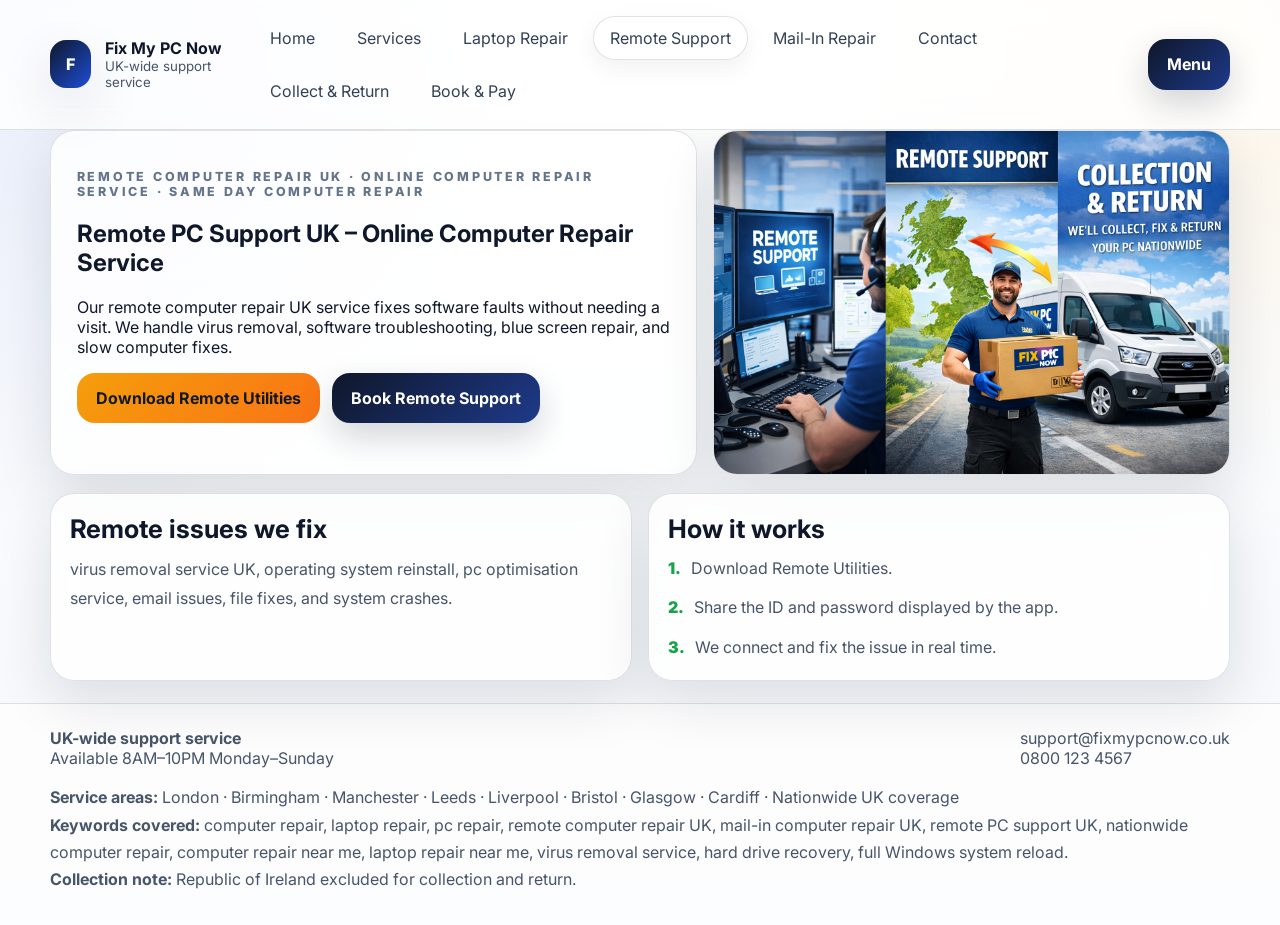
<file: remote-support.html>
<!doctype html>
<html lang="en-GB">
<head>
  <meta charset="utf-8">
  <meta name="viewport" content="width=device-width, initial-scale=1">
  <title>Fast and secure remote computer repair service available across the UK using Remote Utilities. Available 8AM–10PM Monday–Sunday.</title>
  <meta name="description" content="Remote PC support UK using Remote Utilities. Fast online computer repair service available nationwide.">
  <meta name="robots" content="index,follow">
  <meta name="theme-color" content="#0f172a">
  <link rel="canonical" href="https://fixmypcnow.co.uk/">
  <meta property="og:type" content="website">
  <meta property="og:title" content="Fast and secure remote computer repair service available across the UK using Remote Utilities. Available 8AM–10PM Monday–Sunday.">
  <meta property="og:description" content="Remote PC support UK using Remote Utilities. Fast online computer repair service available nationwide.">
  <meta property="og:image" content="assets/hero.jpg">
  <link rel="preconnect" href="https://fonts.googleapis.com">
  <link rel="preconnect" href="https://fonts.gstatic.com" crossorigin>
  <link href="https://fonts.googleapis.com/css2?family=Inter:wght@400;500;600;700;800;900&display=swap" rel="stylesheet">
  <link rel="stylesheet" href="styles.css">
</head>

<body data-page="remote-support">
  <div class="site-shell">
    <header id="site-header" class="site-header"></header>

    <main class="container">
      <section class="page-hero">
        <div class="hero-copy">
          <p class="kicker">Remote computer repair UK · online computer repair service · same day computer repair</p>
          <h1>Remote PC Support UK – Online Computer Repair Service</h1>
          <p class="lead">
            Our remote computer repair UK service fixes software faults without needing a visit.
            We handle virus removal, software troubleshooting, blue screen repair, and slow computer fixes.
          </p>

          <div class="inline-actions">
            <a class="btn btn-accent" id="start" href="https://www.remoteutilities.com/download/" target="_blank" rel="noreferrer">Download Remote Utilities</a>
            <a class="btn btn-primary" href="book.html">Book Remote Support</a>
          </div>
        </div>

        <div class="hero-visual">
          <img src="assets/remote-support.jpg" alt="Remote support technician assisting a customer">
        </div>
      </section>

      <section class="section grid-2">
        <div class="card">
          <h2>Remote issues we fix</h2>
          <p class="lead">
            virus removal service UK, operating system reinstall, pc optimisation service,
            email issues, file fixes, and system crashes.
          </p>
        </div>

        <div class="card">
          <h2>How it works</h2>
          <ol class="feature-list">
            <li><span class="tick">1.</span><span>Download Remote Utilities.</span></li>
            <li><span class="tick">2.</span><span>Share the ID and password displayed by the app.</span></li>
            <li><span class="tick">3.</span><span>We connect and fix the issue in real time.</span></li>
          </ol>
        </div>
      </section>
    </main>

    <footer id="site-footer" class="footer"></footer>
  </div>

  <script src="script.js" defer></script>
</body>
</html>
</file>
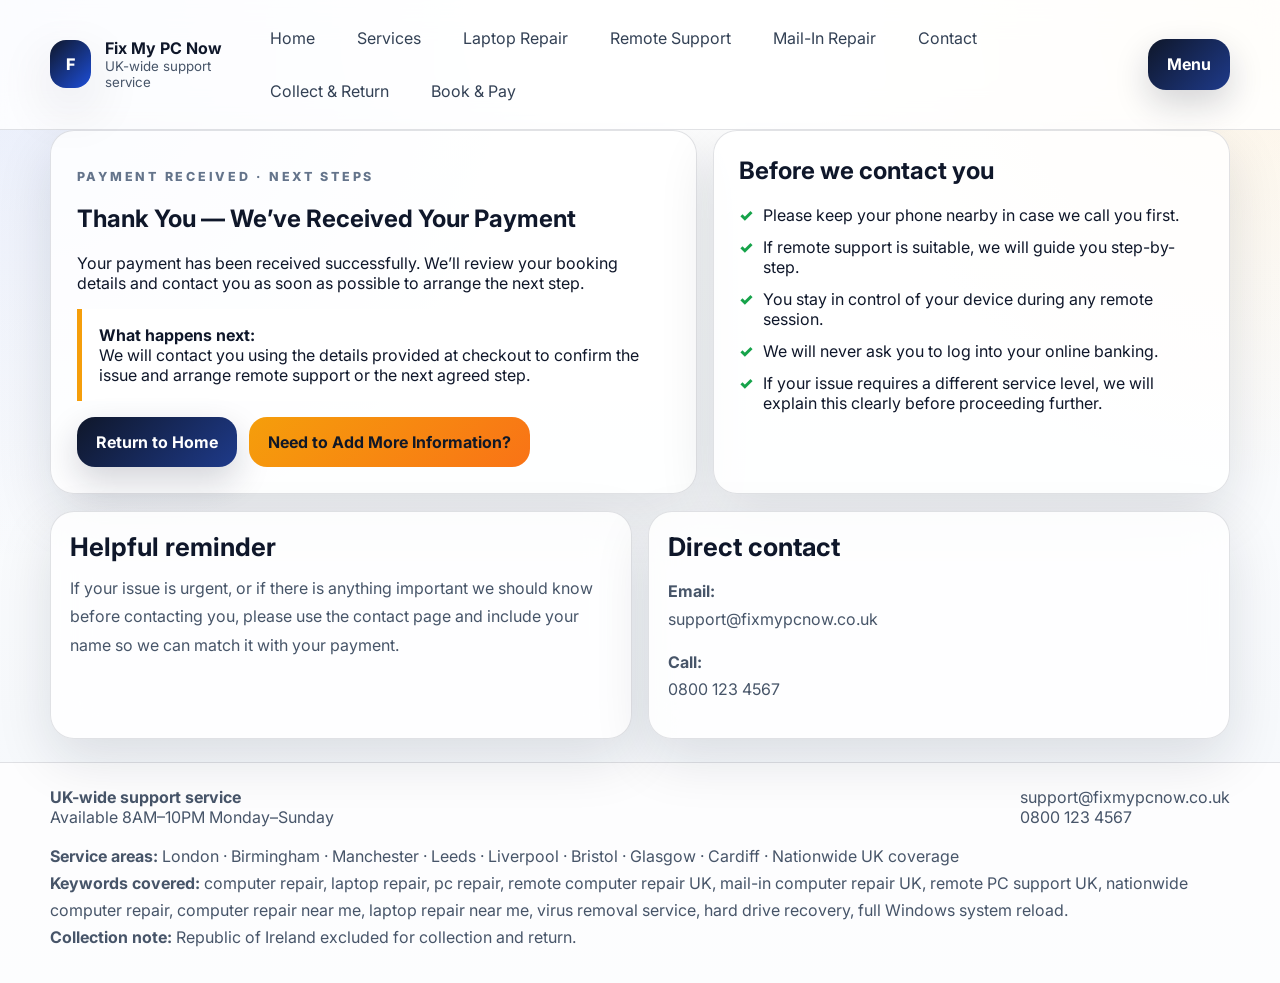
<file: thank-you.html>
<!doctype html>
<html lang="en-GB">
<head>
  <meta charset="utf-8">
  <meta name="viewport" content="width=device-width, initial-scale=1">
  <title>Thank You | Fix My PC Now</title>
  <meta name="description" content="Thank you for your payment. Here’s what happens next with Fix My PC Now.">
  <meta name="robots" content="noindex,nofollow">
  <meta name="theme-color" content="#0f172a">
  <link rel="canonical" href="https://fixmypcnow.co.uk/thank-you.html">
  <meta property="og:type" content="website">
  <meta property="og:title" content="Thank You | Fix My PC Now">
  <meta property="og:description" content="Thank you for your payment. Here’s what happens next with Fix My PC Now.">
  <meta property="og:image" content="assets/hero.jpg">
  <link rel="preconnect" href="https://fonts.googleapis.com">
  <link rel="preconnect" href="https://fonts.gstatic.com" crossorigin>
  <link href="https://fonts.googleapis.com/css2?family=Inter:wght@400;500;600;700;800;900&display=swap" rel="stylesheet">
  <link rel="stylesheet" href="styles.css">
</head>

<body data-page="thank-you">
  <div class="site-shell">
    <header id="site-header" class="site-header"></header>

    <main class="container">
      <section class="page-hero">
        <div class="hero-copy">
          <p class="kicker">payment received · next steps</p>
          <h1>Thank You — We’ve Received Your Payment</h1>
          <p class="lead">
            Your payment has been received successfully. We’ll review your booking details and contact you as soon as possible to arrange the next step.
          </p>

          <div class="notice" style="margin-top:1rem;">
            <strong>What happens next:</strong><br>
            We will contact you using the details provided at checkout to confirm the issue and arrange remote support or the next agreed step.
          </div>

          <div class="inline-actions" style="margin-top:1rem;">
            <a class="btn btn-primary" href="index.html">Return to Home</a>
            <a class="btn btn-accent" href="contact.html">Need to Add More Information?</a>
          </div>
        </div>

        <div class="hero-copy">
          <h2 style="margin-top:0;">Before we contact you</h2>
          <ul class="feature-list">
            <li><span class="tick">✓</span><span>Please keep your phone nearby in case we call you first.</span></li>
            <li><span class="tick">✓</span><span>If remote support is suitable, we will guide you step-by-step.</span></li>
            <li><span class="tick">✓</span><span>You stay in control of your device during any remote session.</span></li>
            <li><span class="tick">✓</span><span>We will never ask you to log into your online banking.</span></li>
            <li><span class="tick">✓</span><span>If your issue requires a different service level, we will explain this clearly before proceeding further.</span></li>
          </ul>
        </div>
      </section>

      <section class="section grid-2">
        <div class="card">
          <h2>Helpful reminder</h2>
          <p class="lead">
            If your issue is urgent, or if there is anything important we should know before contacting you, please use the contact page and include your name so we can match it with your payment.
          </p>
        </div>

        <div class="card">
          <h2>Direct contact</h2>
          <p><strong>Email:</strong><br>
            <a href="mailto:support@fixmypcnow.co.uk">support@fixmypcnow.co.uk</a>
          </p>
          <p><strong>Call:</strong><br>
            <a href="tel:08001234567">0800 123 4567</a>
          </p>
        </div>
      </section>
    </main>

    <footer id="site-footer" class="footer"></footer>
  </div>

  <script src="script.js" defer></script>
</body>
</html>
</file>
<file: styles.css>
:root {
  --bg: #f4f7fb;
  --surface: rgba(255, 255, 255, 0.82);
  --surface-solid: #ffffff;
  --text: #0f172a;
  --muted: #475569;
  --primary: #0f172a;
  --accent: #f59e0b;
  --accent-2: #1d4ed8;
  --line: rgba(15, 23, 42, 0.12);
  --shadow: 0 20px 55px rgba(15, 23, 42, 0.12);
  --radius: 24px;
}

* { box-sizing: border-box; }

html { scroll-behavior: smooth; }

body {
  margin: 0;
  font-family: Inter, system-ui, -apple-system, BlinkMacSystemFont, 'Segoe UI', sans-serif;
  color: var(--text);
  background:
    radial-gradient(circle at top left, rgba(29, 78, 216, 0.10), transparent 35%),
    radial-gradient(circle at top right, rgba(245, 158, 11, 0.10), transparent 30%),
    linear-gradient(180deg, #fff 0%, var(--bg) 100%);
}

img { max-width: 100%; display: block; }

a { color: inherit; text-decoration: none; }

button, input, select, textarea { font: inherit; }

.container {
  width: min(1180px, calc(100% - 2rem));
  margin: 0 auto;
}

.site-shell {
  min-height: 100vh;
  display: flex;
  flex-direction: column;
}

.site-header {
  position: sticky;
  top: 0;
  z-index: 50;
  backdrop-filter: blur(16px);
  background: rgba(255, 255, 255, 0.82);
  border-bottom: 1px solid var(--line);
}

.header-inner {
  display: flex;
  align-items: center;
  justify-content: space-between;
  gap: 1rem;
  padding: 1rem 0;
}

.brand {
  display: flex;
  align-items: center;
  gap: .9rem;
}

.brand-mark {
  width: 48px;
  height: 48px;
  border-radius: 16px;
  display: grid;
  place-items: center;
  color: white;
  background: linear-gradient(135deg, var(--primary), var(--accent-2));
  box-shadow: var(--shadow);
  font-weight: 800;
}

.brand small {
  display: block;
  color: var(--muted);
}

.nav {
  display: flex;
  flex-wrap: wrap;
  gap: .5rem;
  align-items: center;
}

.nav a {
  padding: .7rem 1rem;
  border-radius: 999px;
  border: 1px solid transparent;
  color: #334155;
}

.nav a:hover,
.nav a.active {
  background: #fff;
  border-color: var(--line);
  box-shadow: 0 8px 24px rgba(15, 23, 42, .06);
}

.nav-toggle { display: none; }

.mobile-nav {
  display: none;
  padding: 0 0 1rem;
}

.mobile-nav.open {
  display: grid;
  gap: .5rem;
}

.mobile-nav a {
  background: white;
  border: 1px solid var(--line);
  padding: .9rem 1rem;
  border-radius: 18px;
}

.hero {
  padding: 2rem 0 1rem;
}

.hero-grid {
  display: grid;
  grid-template-columns: 1.2fr .8fr;
  gap: 1.25rem;
  align-items: stretch;
}

.hero-card,
.card {
  background: var(--surface);
  border: 1px solid var(--line);
  backdrop-filter: blur(20px);
  box-shadow: var(--shadow);
  border-radius: var(--radius);
}

.hero-card {
  padding: 2rem;
  overflow: hidden;
}

.pill-row {
  display: flex;
  flex-wrap: wrap;
  gap: .5rem;
  margin-bottom: 1rem;
}

.pill {
  display: inline-flex;
  align-items: center;
  gap: .4rem;
  border-radius: 999px;
  padding: .5rem .8rem;
  background: rgba(15, 23, 42, .06);
  color: #0f172a;
  font-size: .85rem;
  font-weight: 600;
}

.hero h1 {
  font-size: clamp(2.2rem, 4vw, 4.5rem);
  line-height: 1.05;
  letter-spacing: -0.03em;
  margin: 0 0 1rem;
}

.hero p {
  font-size: 1.03rem;
  line-height: 1.8;
  color: var(--muted);
  margin: 0;
}

.hero-actions {
  display: flex;
  flex-wrap: wrap;
  gap: .75rem;
  margin-top: 1.5rem;
}

.btn {
  display: inline-flex;
  align-items: center;
  justify-content: center;
  gap: .55rem;
  border: 0;
  cursor: pointer;
  padding: .95rem 1.2rem;
  border-radius: 18px;
  font-weight: 700;
  transition: transform .18s ease, box-shadow .18s ease, opacity .18s ease;
}

.btn:hover {
  transform: translateY(-1px);
}

.btn-primary {
  background: linear-gradient(135deg, var(--primary), #1e3a8a);
  color: #fff;
  box-shadow: 0 14px 34px rgba(15, 23, 42, .18);
}

.btn-accent {
  background: linear-gradient(135deg, var(--accent), #f97316);
  color: #111827;
}

.btn-outline {
  background: transparent;
  color: var(--text);
  border: 1px solid var(--line);
}

.hero-aside {
  display: grid;
  gap: 1rem;
}

.image-panel {
  position: relative;
  overflow: hidden;
  border-radius: var(--radius);
  min-height: 100%;
}

.image-panel img {
  width: 100%;
  height: 100%;
  object-fit: cover;
  min-height: 420px;
}

.image-caption {
  position: absolute;
  left: 1rem;
  right: 1rem;
  bottom: 1rem;
  background: rgba(15, 23, 42, .68);
  color: #fff;
  padding: 1rem;
  border-radius: 18px;
  backdrop-filter: blur(12px);
}

.section {
  padding: 1.1rem 0 1.4rem;
}

.section h2 {
  margin: 0 0 .7rem;
  font-size: clamp(1.45rem, 2vw, 2.25rem);
}

.section p.lead {
  color: var(--muted);
  margin-top: 0;
  line-height: 1.8;
}

.grid-2 {
  display: grid;
  grid-template-columns: repeat(2, 1fr);
  gap: 1rem;
}

.grid-3 {
  display: grid;
  grid-template-columns: repeat(3, 1fr);
  gap: 1rem;
}

.grid-4 {
  display: grid;
  grid-template-columns: repeat(4, 1fr);
  gap: 1rem;
}

.cards {
  display: grid;
  gap: 1rem;
}

.card {
  padding: 1.2rem;
}

.card h3 {
  margin: 0 0 .5rem;
  font-size: 1.08rem;
}

.card p,
.card li {
  color: var(--muted);
  line-height: 1.7;
}

.service-price {
  color: var(--accent-2);
  font-size: 1.2rem;
  font-weight: 800;
}

.tag-list {
  display: flex;
  flex-wrap: wrap;
  gap: .5rem;
  margin-top: .8rem;
}

.tag {
  background: #eff6ff;
  color: #1d4ed8;
  padding: .45rem .75rem;
  border-radius: 999px;
  font-size: .82rem;
  font-weight: 600;
}

.split {
  display: grid;
  grid-template-columns: 1.05fr .95fr;
  gap: 1rem;
}

.feature-list {
  list-style: none;
  padding: 0;
  margin: 0;
  display: grid;
  gap: .75rem;
}

.feature-list li {
  display: flex;
  gap: .6rem;
  align-items: flex-start;
}

.tick {
  color: #16a34a;
  font-weight: 900;
}

form {
  display: grid;
  gap: .85rem;
}

input,
select,
textarea {
  width: 100%;
  border-radius: 16px;
  border: 1px solid var(--line);
  padding: .95rem 1rem;
  background: #fff;
  color: var(--text);
}

textarea {
  min-height: 140px;
  resize: vertical;
}

.form-note {
  background: linear-gradient(135deg, #fffbeb, #fff);
  border: 1px solid rgba(245, 158, 11, .2);
  padding: 1rem;
  border-radius: 18px;
  color: #7c2d12;
}

.footer {
  margin-top: auto;
  padding: 1.5rem 0 2rem;
  border-top: 1px solid var(--line);
  background: rgba(255, 255, 255, .78);
}

.footer .top {
  display: flex;
  flex-wrap: wrap;
  justify-content: space-between;
  gap: 1rem;
  color: var(--muted);
}

.footer .bottom {
  margin-top: 1rem;
  color: #475569;
  line-height: 1.7;
}

.keyword-cloud {
  display: flex;
  flex-wrap: wrap;
  gap: .5rem;
}

.keyword-cloud span {
  background: #fff;
  border: 1px solid var(--line);
  border-radius: 999px;
  padding: .45rem .8rem;
  font-size: .86rem;
}

.kicker {
  text-transform: uppercase;
  letter-spacing: .22em;
  font-size: .78rem;
  color: #64748b;
  font-weight: 800;
}

.page-hero {
  display: grid;
  grid-template-columns: 1fr .8fr;
  gap: 1rem;
  align-items: stretch;
}

.page-hero .hero-copy,
.page-hero .hero-visual {
  background: var(--surface);
  border: 1px solid var(--line);
  border-radius: var(--radius);
  box-shadow: var(--shadow);
}

.page-hero .hero-copy {
  padding: 1.6rem;
}

.page-hero .hero-visual {
  overflow: hidden;
  min-height: 320px;
}

.page-hero .hero-visual img {
  width: 100%;
  height: 100%;
  object-fit: cover;
}

.notice {
  background: #fff;
  border-left: 5px solid var(--accent);
  padding: 1rem 1rem 1rem 1.1rem;
  border-radius: 0 16px 16px 0;
}

.inline-actions {
  display: flex;
  flex-wrap: wrap;
  gap: .75rem;
}

.small {
  font-size: .92rem;
  color: var(--muted);
}

hr.soft {
  border: 0;
  border-top: 1px solid var(--line);
  margin: 1rem 0;
}

@media (max-width: 980px) {
  .hero-grid,
  .split,
  .grid-2,
  .grid-3,
  .grid-4,
  .page-hero {
    grid-template-columns: 1fr;
  }

  .nav { display: none; }
  .nav-toggle { display: inline-flex; }
  .hero-aside { order: -1; }
}

@media (max-width: 640px) {
  .container {
    width: min(100% - 1rem, 1180px);
  }

  .hero-card,
  .card,
  .page-hero .hero-copy {
    padding: 1.1rem;
  }

  .btn {
    width: 100%;
  }
}
</file>
